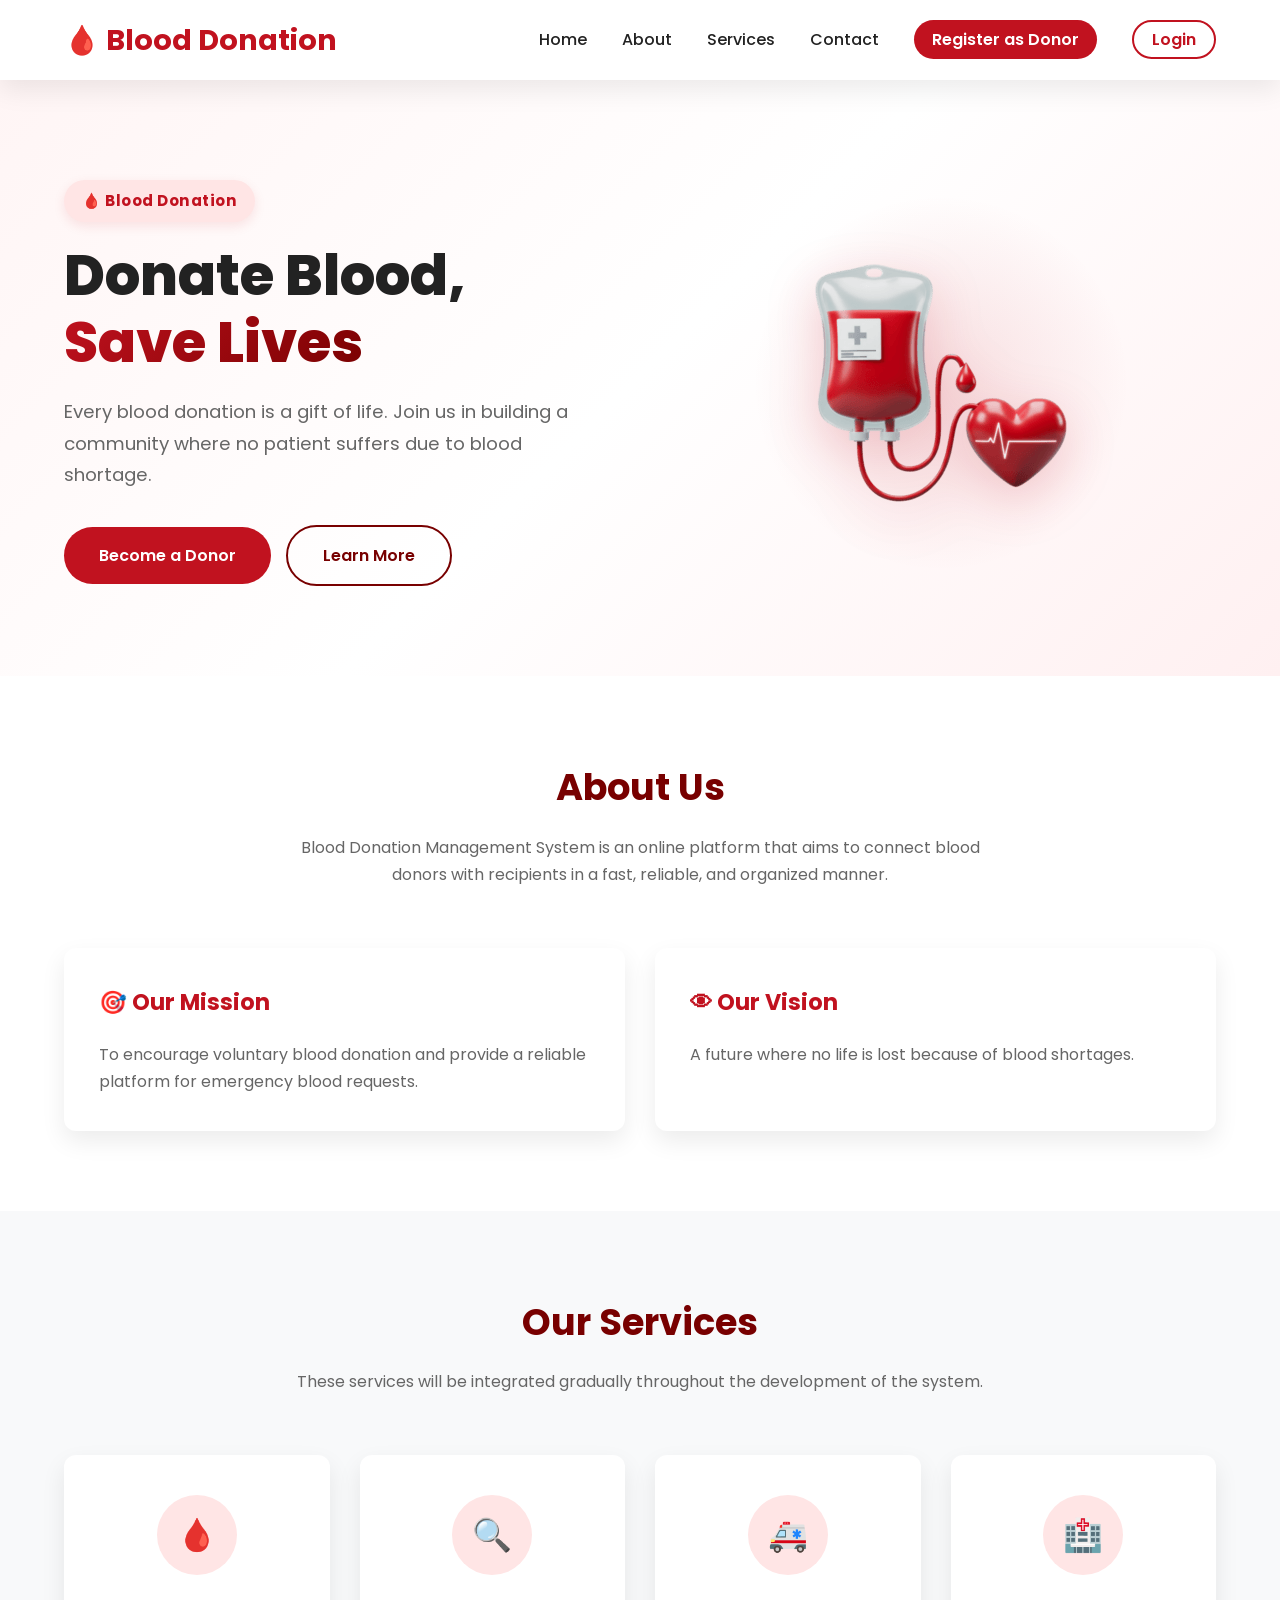
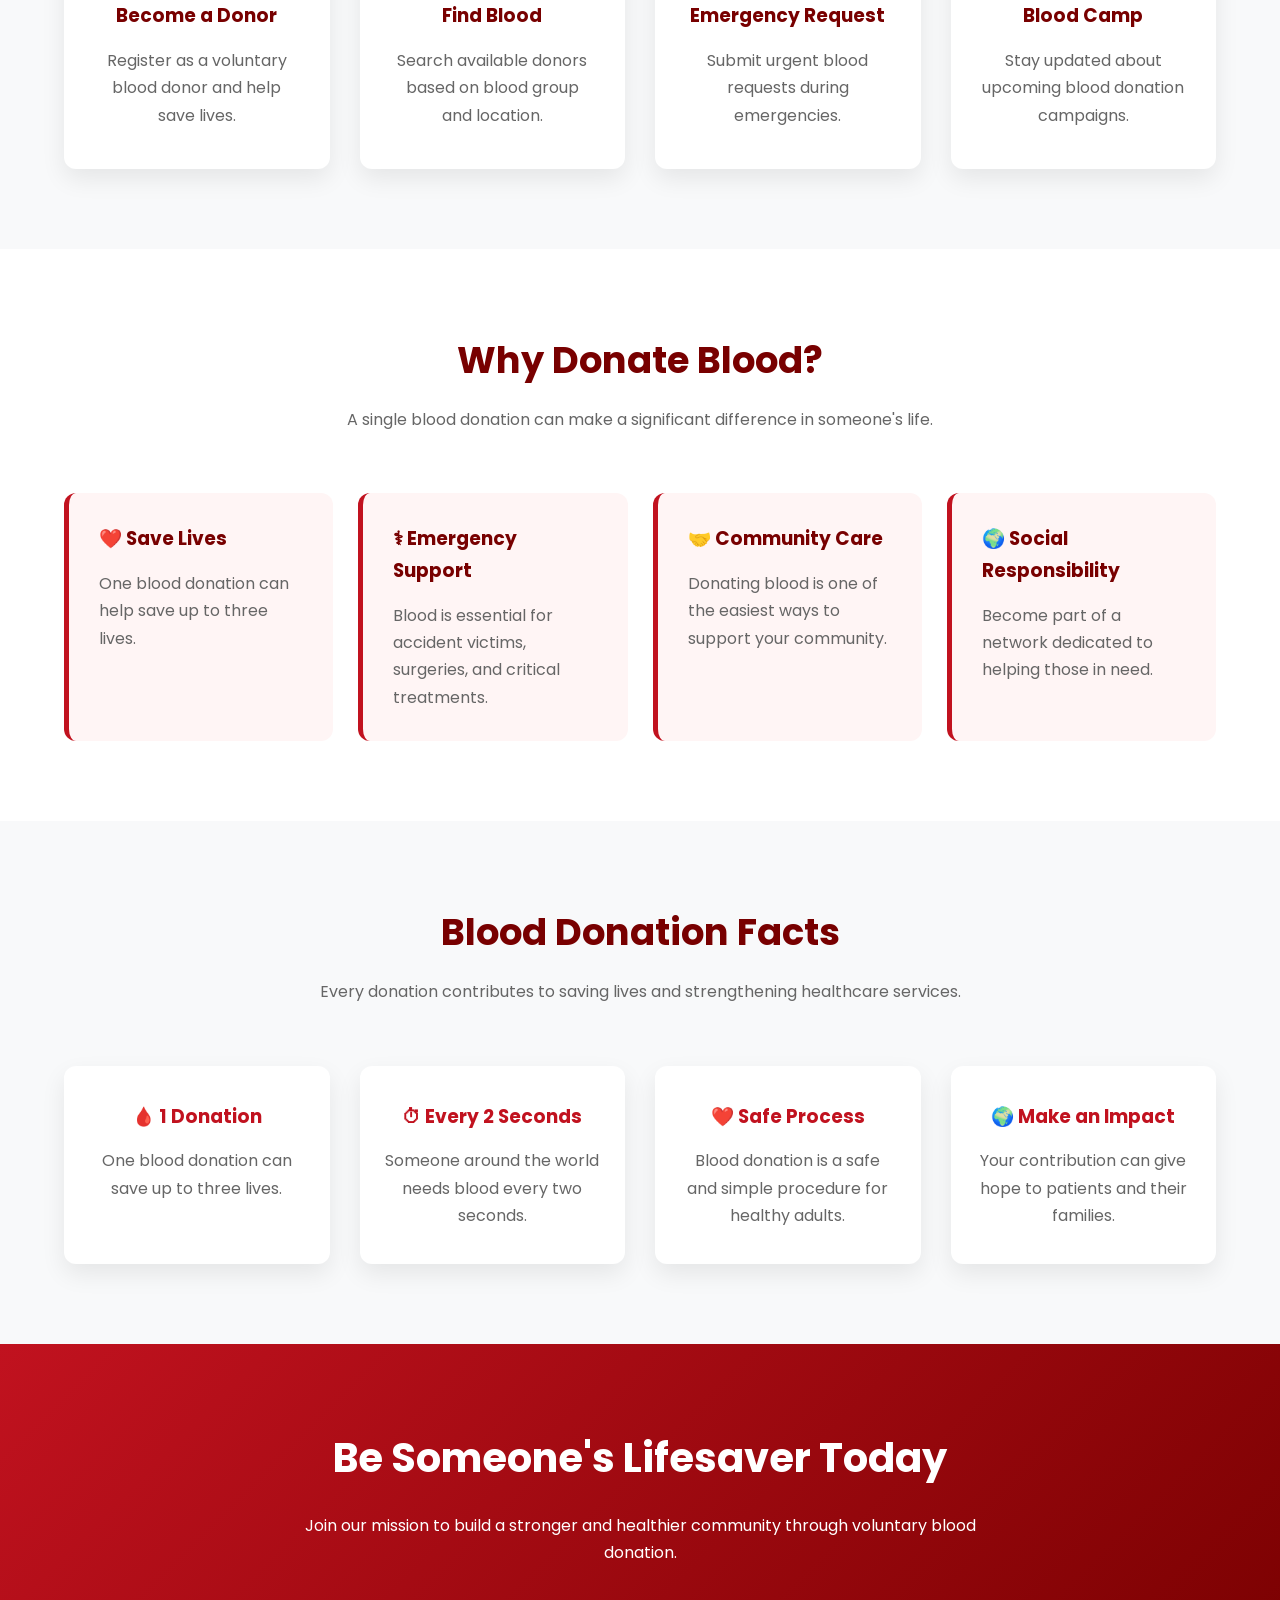
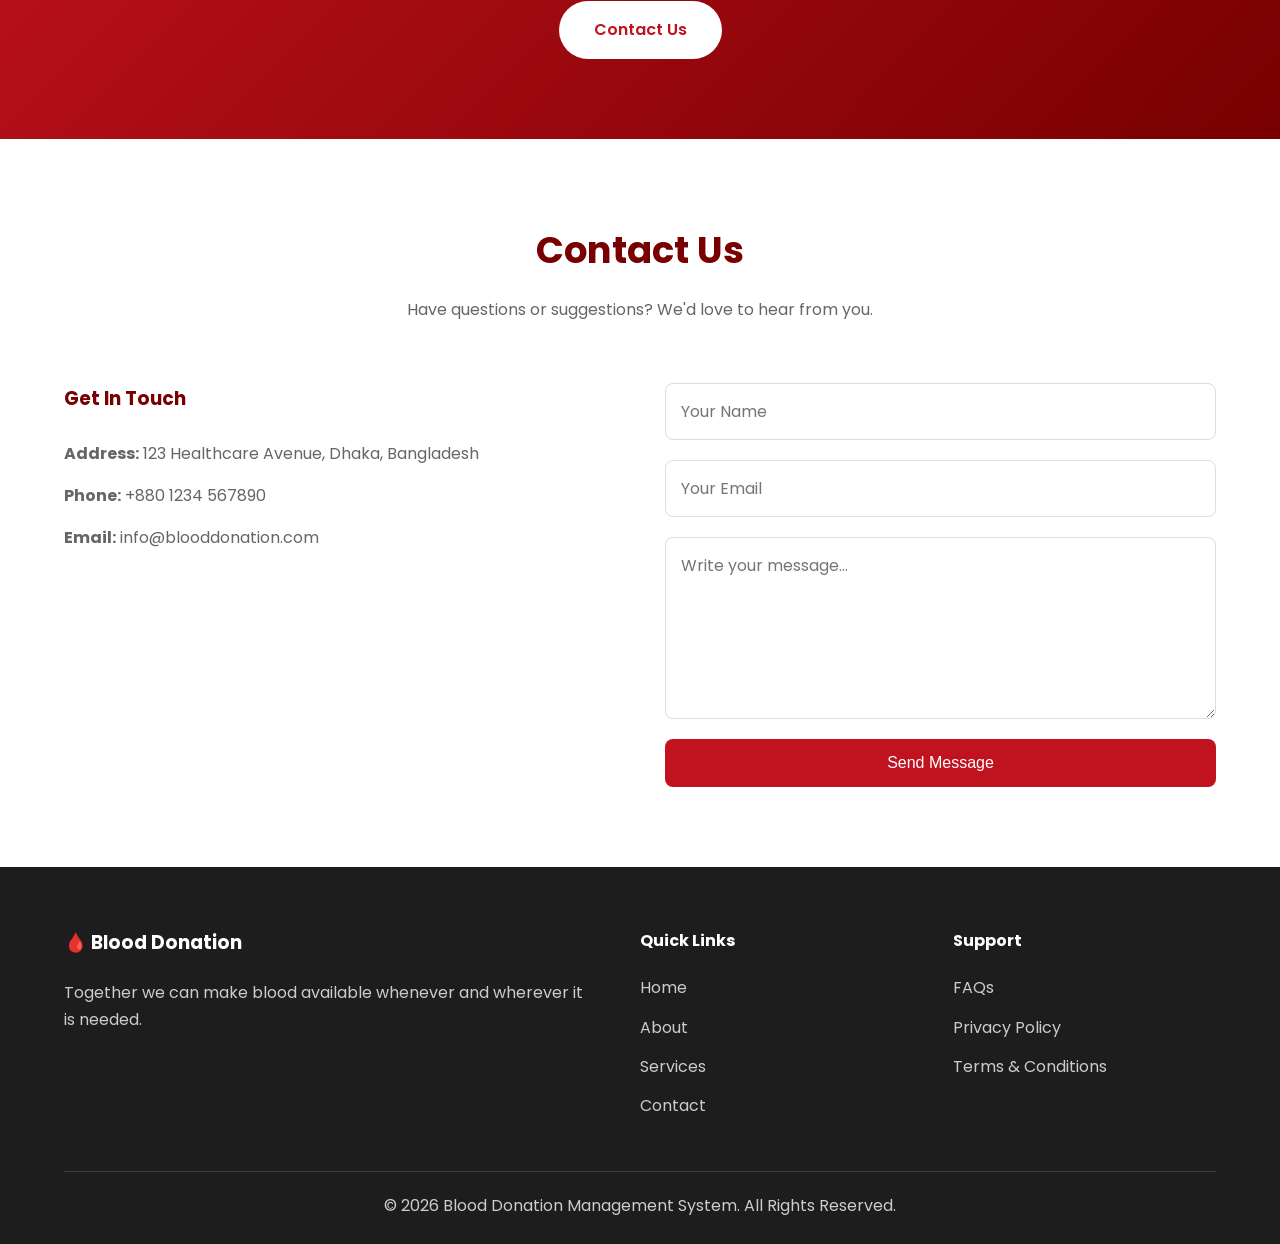
<file: index.html>
<!DOCTYPE html>
<html lang="en">

<head>

    <meta charset="UTF-8">

    <meta name="viewport"
          content="width=device-width, initial-scale=1.0">

    <meta name="description"
          content="Blood Donation Management System">

    <meta name="keywords"
          content="Blood Donation, Blood Bank, Donor">

    <title>Blood Donation Management System</title>

    <link rel="stylesheet"
          href="css/style.css">

</head>

<body>

    <!-- ===========================
            HEADER
    ============================ -->

    <header>

        <div class="container">

            <div class="logo">

                <h2>🩸 Blood Donation</h2>

            </div>

            <nav>

                <ul>

                    <li><a href="#home">Home</a></li>

                    <li><a href="#about">About</a></li>

                    <li><a href="#services">Services</a></li>

                    <li><a href="#contact">Contact</a></li>

                    <li><a href="register.html" class="nav-btn-register">Register as Donor</a></li>

                    <li><a href="login.php" class="nav-btn-login">Login</a></li>

                </ul>

            </nav>

        </div>

    </header>

    <!-- ===========================
            MAIN
    ============================ -->

    <main>

        <!-- ===========================
                HERO SECTION
        ============================ -->

        <section id="home"
                 class="hero">

            <div class="container">

                <div class="hero-content">

                    <span class="hero-tagline">🩸 Blood Donation</span>

                    <h1>

                        Donate Blood,

                        <br>

                        <span class="highlight-red">Save Lives</span>

                    </h1>

                    <p>

                        Every blood donation is a gift of life.
                        Join us in building a community where
                        no patient suffers due to blood shortage.

                    </p>

                    <div class="hero-buttons">

                        <a href="register.html" class="btn btn-primary">

                            Become a Donor

                        </a>

                        <a href="#about" class="btn btn-secondary">

                            Learn More

                        </a>

                    </div>

                </div>

                <div class="hero-image">

                    <div class="hero-image-wrapper">

                        <img src="images/hero.png"
                             alt="Blood Donation - Blood Bag & Heart"
                             class="floating-hero-img">

                    </div>

                </div>

            </div>

        </section>
		        <!-- ===========================
                ABOUT SECTION
        ============================ -->

        <section id="about" class="about">

            <div class="container">

                <div class="section-title">

                    <h2>About Us</h2>

                    <p>
                        Blood Donation Management System is an online platform
                        that aims to connect blood donors with recipients in a
                        fast, reliable, and organized manner.
                    </p>

                </div>

                <div class="about-content">

                    <article class="about-card">

                        <h3>🎯 Our Mission</h3>

                        <p>
                            To encourage voluntary blood donation and provide
                            a reliable platform for emergency blood requests.
                        </p>

                    </article>

                    <article class="about-card">

                        <h3>👁 Our Vision</h3>

                        <p>
                            A future where no life is lost because of blood
                            shortages.
                        </p>

                    </article>

                </div>

            </div>

        </section>

        <!-- ===========================
                SERVICES SECTION
        ============================ -->

        <section id="services" class="services">

            <div class="container">

                <div class="section-title">

                    <h2>Our Services</h2>

                    <p>
                        These services will be integrated gradually throughout
                        the development of the system.
                    </p>

                </div>

                <div class="service-grid">

                    <article class="service-card">

                        <div class="service-icon">🩸</div>

                        <h3>Become a Donor</h3>

                        <p>
                            Register as a voluntary blood donor and help save lives.
                        </p>

                    </article>

                    <article class="service-card">

                        <div class="service-icon">🔍</div>

                        <h3>Find Blood</h3>

                        <p>
                            Search available donors based on blood group and location.
                        </p>

                    </article>

                    <article class="service-card">

                        <div class="service-icon">🚑</div>

                        <h3>Emergency Request</h3>

                        <p>
                            Submit urgent blood requests during emergencies.
                        </p>

                    </article>

                    <article class="service-card">

                        <div class="service-icon">🏥</div>

                        <h3>Blood Camp</h3>

                        <p>
                            Stay updated about upcoming blood donation campaigns.
                        </p>

                    </article>

                </div>

            </div>

        </section>

        <!-- ===========================
                WHY DONATE
        ============================ -->

        <section class="why-donate">

            <div class="container">

                <div class="section-title">

                    <h2>Why Donate Blood?</h2>

                    <p>
                        A single blood donation can make a significant difference
                        in someone's life.
                    </p>

                </div>

                <div class="why-grid">

                    <article class="why-card">

                        <h3>❤️ Save Lives</h3>

                        <p>
                            One blood donation can help save up to three lives.
                        </p>

                    </article>

                    <article class="why-card">

                        <h3>⚕ Emergency Support</h3>

                        <p>
                            Blood is essential for accident victims,
                            surgeries, and critical treatments.
                        </p>

                    </article>

                    <article class="why-card">

                        <h3>🤝 Community Care</h3>

                        <p>
                            Donating blood is one of the easiest ways to
                            support your community.
                        </p>

                    </article>

                    <article class="why-card">

                        <h3>🌍 Social Responsibility</h3>

                        <p>
                            Become part of a network dedicated to helping
                            those in need.
                        </p>

                    </article>

                </div>

            </div>

        </section>
		        <!-- ===========================
                BLOOD FACTS
        ============================ -->

        <section class="blood-facts">

            <div class="container">

                <div class="section-title">

                    <h2>Blood Donation Facts</h2>

                    <p>
                        Every donation contributes to saving lives and strengthening healthcare services.
                    </p>

                </div>

                <div class="facts-grid">

                    <article class="fact-card">

                        <h3>🩸 1 Donation</h3>

                        <p>
                            One blood donation can save up to three lives.
                        </p>

                    </article>

                    <article class="fact-card">

                        <h3>⏱ Every 2 Seconds</h3>

                        <p>
                            Someone around the world needs blood every two seconds.
                        </p>

                    </article>

                    <article class="fact-card">

                        <h3>❤️ Safe Process</h3>

                        <p>
                            Blood donation is a safe and simple procedure for healthy adults.
                        </p>

                    </article>

                    <article class="fact-card">

                        <h3>🌍 Make an Impact</h3>

                        <p>
                            Your contribution can give hope to patients and their families.
                        </p>

                    </article>

                </div>

            </div>

        </section>

        <!-- ===========================
                CALL TO ACTION
        ============================ -->

        <section class="cta">

            <div class="container">

                <div class="cta-content">

                    <h2>Be Someone's Lifesaver Today</h2>

                    <p>
                        Join our mission to build a stronger and healthier community
                        through voluntary blood donation.
                    </p>

                    <a href="#contact" class="btn">

                        Contact Us

                    </a>

                </div>

            </div>

        </section>

        <!-- ===========================
                CONTACT SECTION
        ============================ -->

        <section id="contact" class="contact">

            <div class="container">

                <div class="section-title">

                    <h2>Contact Us</h2>

                    <p>
                        Have questions or suggestions? We'd love to hear from you.
                    </p>

                </div>

                <div class="contact-wrapper">

                    <div class="contact-info">

                        <h3>Get In Touch</h3>

                        <p>

                            <strong>Address:</strong>

                            123 Healthcare Avenue,
                            Dhaka, Bangladesh

                        </p>

                        <p>

                            <strong>Phone:</strong>

                            +880 1234 567890

                        </p>

                        <p>

                            <strong>Email:</strong>

                            info@blooddonation.com

                        </p>

                    </div>

                    <div class="contact-form">

                        <form action="#">

                            <input
                                type="text"
                                placeholder="Your Name"
                                required>

                            <input
                                type="email"
                                placeholder="Your Email"
                                required>

                            <textarea
                                rows="6"
                                placeholder="Write your message..."
                                required></textarea>

                            <button type="submit">

                                Send Message

                            </button>

                        </form>

                    </div>

                </div>

            </div>

        </section>

    </main>

    <!-- ===========================
            FOOTER
    ============================ -->

    <footer>

        <div class="container">

            <div class="footer-content">

                <div class="footer-logo">

                    <h3>🩸 Blood Donation</h3>

                    <p>
                        Together we can make blood available whenever and wherever it is needed.
                    </p>

                </div>

                <div class="footer-links">

                    <h4>Quick Links</h4>

                    <ul>

                        <li><a href="#home">Home</a></li>

                        <li><a href="#about">About</a></li>

                        <li><a href="#services">Services</a></li>

                        <li><a href="#contact">Contact</a></li>

                    </ul>

                </div>

                <div class="footer-support">

                    <h4>Support</h4>

                    <ul>

                        <li><a href="#">FAQs</a></li>

                        <li><a href="#">Privacy Policy</a></li>

                        <li><a href="#">Terms & Conditions</a></li>

                    </ul>

                </div>

            </div>

            <hr>

            <p class="copyright">

                © 2026 Blood Donation Management System.
                All Rights Reserved.

            </p>

        </div>

    </footer>

</body>

</html>
</file>
<file: css/style.css>
/* ===========================================
   GOOGLE FONT
=========================================== */

@import url('https://fonts.googleapis.com/css2?family=Poppins:wght@300;400;500;600;700;800&display=swap');

/* ===========================================
   CSS RESET
=========================================== */

*{
    margin:0;
    padding:0;
    box-sizing:border-box;
}

html{
    scroll-behavior:smooth;
}

body{

    font-family:'Poppins',sans-serif;
    background:#f8f9fa;
    color:#333;
    line-height:1.7;

}

img{

    width:100%;
    display:block;

}

a{

    text-decoration:none;

}

ul{

    list-style:none;

}

/* ===========================================
   ROOT VARIABLES
=========================================== */

:root{

    --primary:#c1121f;
    --secondary:#780000;
    --dark:#222;
    --light:#ffffff;
    --gray:#666;
    --background:#f8f9fa;

    --shadow:0 10px 25px rgba(0,0,0,.08);

    --radius:12px;

    --transition:.3s;

}

/* ===========================================
   GLOBAL
=========================================== */

.container{

    width:90%;
    max-width:1200px;
    margin:auto;

}

section{

    padding:80px 0;

}

.section-title{

    text-align:center;
    margin-bottom:60px;

}

.section-title h2{

    font-size:2.3rem;
    color:var(--secondary);
    margin-bottom:15px;

}

.section-title p{

    max-width:700px;
    margin:auto;
    color:var(--gray);

}

/* ===========================================
   HEADER
=========================================== */

header{

    background:white;
    box-shadow:var(--shadow);
    position:sticky;
    top:0;
    z-index:100;

}

header .container{

    display:flex;
    justify-content:space-between;
    align-items:center;
    min-height:80px;

}

.logo h2{

    color:var(--primary);
    font-size:1.8rem;

}

/* ===========================================
   NAVIGATION
=========================================== */

nav ul{

    display:flex;
    gap:35px;

}

nav a{

    color:var(--dark);
    font-weight:500;
    transition:var(--transition);

}

nav a:hover{

    color:var(--primary);

}

/* ===========================================
   HERO
=========================================== */

.hero{

    background:linear-gradient(
        135deg,
        #fff5f5 0%,
        #ffffff 50%,
        #fff0f1 100%
    );
    padding: 100px 0 90px;
    overflow: hidden;

}

.hero .container{

    display:flex;
    justify-content:space-between;
    align-items:center;
    gap:50px;

}

.hero-content{

    flex:1;

}

.hero-tagline {
    display: inline-flex;
    align-items: center;
    gap: 8px;
    background: #ffe5e5;
    color: var(--primary);
    padding: 8px 18px;
    border-radius: 30px;
    font-weight: 700;
    font-size: 0.95rem;
    margin-bottom: 20px;
    box-shadow: 0 4px 12px rgba(193, 18, 31, 0.1);
    letter-spacing: 0.5px;
}

.hero-content h1{

    font-size:3.5rem;
    line-height:1.2;
    color:var(--dark);
    margin-bottom:20px;
    font-weight: 800;

}

.highlight-red {
    color: var(--primary);
    background: linear-gradient(135deg, var(--primary), var(--secondary));
    -webkit-background-clip: text;
    -webkit-text-fill-color: transparent;
}

.hero-content p{

    color:var(--gray);
    margin-bottom:35px;
    font-size: 1.15rem;
    max-width: 520px;

}

.btn{

    display:inline-block;
    background:var(--primary);
    color:white;
    padding:15px 35px;
    border-radius:50px;
    transition:var(--transition);
    font-weight:600;

}

.btn:hover{

    background:var(--secondary);

}

.hero-image{

    flex:1;
    display: flex;
    justify-content: center;
    align-items: center;

}

.hero-image-wrapper {
    position: relative;
    display: inline-block;
    padding: 20px;
}

.hero-image-wrapper::before {
    content: '';
    position: absolute;
    top: 50%;
    left: 50%;
    transform: translate(-50%, -50%);
    width: 380px;
    height: 380px;
    background: radial-gradient(circle, rgba(193, 18, 31, 0.12) 0%, rgba(255,255,255,0) 70%);
    border-radius: 50%;
    z-index: 1;
}

.floating-hero-img {
    position: relative;
    z-index: 2;
    max-width: 440px;
    width: 100%;
    height: auto;
    display: block;
    margin: auto;
    filter: drop-shadow(0 15px 25px rgba(193, 18, 31, 0.18));
    animation: floatAnimation 4s ease-in-out infinite;
}

@keyframes floatAnimation {
    0% {
        transform: translateY(0px);
    }
    50% {
        transform: translateY(-12px);
    }
    100% {
        transform: translateY(0px);
    }
}
/* ===========================================
   ABOUT SECTION
=========================================== */

.about{

    background:var(--light);

}

.about-content{

    display:grid;
    grid-template-columns:repeat(auto-fit,minmax(300px,1fr));
    gap:30px;

}

.about-card{

    background:var(--light);
    padding:35px;
    border-radius:var(--radius);
    box-shadow:var(--shadow);
    transition:var(--transition);

}

.about-card:hover{

    transform:translateY(-8px);

}

.about-card h3{

    color:var(--primary);
    margin-bottom:20px;
    font-size:1.4rem;

}

.about-card p{

    color:var(--gray);

}

/* ===========================================
   SERVICES SECTION
=========================================== */

.services{

    background:var(--background);

}

.service-grid{

    display:grid;
    grid-template-columns:repeat(auto-fit,minmax(250px,1fr));
    gap:30px;

}

.service-card{

    background:var(--light);
    padding:40px 30px;
    border-radius:var(--radius);
    text-align:center;
    box-shadow:var(--shadow);
    transition:var(--transition);

}

.service-card:hover{

    transform:translateY(-10px);

}

.service-icon{

    width:80px;
    height:80px;

    margin:0 auto 25px;

    display:flex;
    justify-content:center;
    align-items:center;

    font-size:2rem;

    background:#ffe5e5;

    color:var(--primary);

    border-radius:50%;

}

.service-card h3{

    color:var(--secondary);
    margin-bottom:15px;

}

.service-card p{

    color:var(--gray);

}

/* ===========================================
   WHY DONATE SECTION
=========================================== */

.why-donate{

    background:var(--light);

}

.why-grid{

    display:grid;
    grid-template-columns:repeat(auto-fit,minmax(250px,1fr));
    gap:25px;

}

.why-card{

    background:#fff5f5;

    padding:30px;

    border-left:5px solid var(--primary);

    border-radius:var(--radius);

    transition:var(--transition);

}

.why-card:hover{

    background:var(--primary);

    color:white;

    transform:translateY(-8px);

}

.why-card h3{

    margin-bottom:15px;

    color:var(--secondary);

}

.why-card:hover h3{

    color:white;

}

.why-card p{

    color:var(--gray);

}

.why-card:hover p{

    color:white;

}
/* ===========================================
   BLOOD FACTS SECTION
=========================================== */

.blood-facts{

    background:var(--background);

}

.facts-grid{

    display:grid;
    grid-template-columns:repeat(auto-fit,minmax(250px,1fr));
    gap:30px;

}

.fact-card{

    background:var(--light);

    padding:35px 25px;

    border-radius:var(--radius);

    box-shadow:var(--shadow);

    text-align:center;

    transition:var(--transition);

}

.fact-card:hover{

    transform:translateY(-8px);

}

.fact-card h3{

    color:var(--primary);

    margin-bottom:15px;

}

.fact-card p{

    color:var(--gray);

}

/* ===========================================
   CALL TO ACTION
=========================================== */

.cta{

    background:linear-gradient(
        135deg,
        var(--primary),
        var(--secondary)
    );

    color:var(--light);

    text-align:center;

}

.cta-content{

    max-width:700px;

    margin:auto;

}

.cta-content h2{

    font-size:2.5rem;

    margin-bottom:20px;

}

.cta-content p{

    margin-bottom:35px;

}

.cta .btn{

    background:var(--light);

    color:var(--primary);

}

.cta .btn:hover{

    background:#f1f1f1;

}

/* ===========================================
   CONTACT SECTION
=========================================== */

.contact{

    background:var(--light);

}

.contact-wrapper{

    display:flex;

    gap:50px;

    justify-content:space-between;

    align-items:flex-start;

}

.contact-info{

    flex:1;

}

.contact-info h3{

    color:var(--secondary);

    margin-bottom:25px;

}

.contact-info p{

    margin-bottom:15px;

    color:var(--gray);

}

.contact-form{

    flex:1;

}

.contact-form form{

    display:flex;

    flex-direction:column;

    gap:20px;

}

.contact-form input,

.contact-form textarea{

    padding:15px;

    border:1px solid #ddd;

    border-radius:8px;

    font-size:1rem;

    font-family:inherit;

    outline:none;

}

.contact-form input:focus,

.contact-form textarea:focus{

    border-color:var(--primary);

}

.contact-form button{

    background:var(--primary);

    color:var(--light);

    border:none;

    padding:15px;

    border-radius:8px;

    cursor:pointer;

    font-size:1rem;

    transition:var(--transition);

}

.contact-form button:hover{

    background:var(--secondary);

}

/* ===========================================
   FOOTER
=========================================== */

footer{

    background:#1d1d1d;

    color:var(--light);

    padding:60px 0 25px;

}

.footer-content{

    display:grid;

    grid-template-columns:2fr 1fr 1fr;

    gap:50px;

}

.footer-content h3,

.footer-content h4{

    margin-bottom:20px;

}

.footer-content p{

    color:#cccccc;

}

.footer-content ul li{

    margin-bottom:12px;

}

.footer-content a{

    color:#cccccc;

    transition:var(--transition);

}

.footer-content a:hover{

    color:white;

    padding-left:5px;

}

footer hr{

    margin:40px 0 20px;

    border:none;

    border-top:1px solid rgba(255,255,255,.15);

}

.copyright{

    text-align:center;

    color:#cccccc;

}

/* ===========================================
   RESPONSIVE DESIGN
=========================================== */

@media(max-width:992px){

    .hero .container{

        flex-direction:column;

        text-align:center;

    }

    .hero-content h1{

        font-size:2.8rem;

    }

    .contact-wrapper{

        flex-direction:column;

    }

    .footer-content{

        grid-template-columns:1fr 1fr;

    }

}

@media(max-width:768px){

    header .container{

        flex-direction:column;

        padding:20px 0;

    }

    nav ul{

        flex-direction:column;

        gap:18px;

        margin-top:20px;

        text-align:center;

    }

    .hero-content h1{

        font-size:2.2rem;

    }

    .section-title h2{

        font-size:2rem;

    }

    .footer-content{

        grid-template-columns:1fr;

        text-align:center;

    }

}

@media(max-width:480px){

    .container{

        width:92%;

    }

    section{

        padding:60px 0;

    }

    .hero-content h1{

        font-size:1.8rem;

    }

    .btn{

        display:block;

        text-align:center;

    }

}

/* ==========================================
   LOGIN PAGE
========================================== */

.login-container{

    width:100%;

    min-height:100vh;

    display:flex;

    justify-content:center;

    align-items:center;

    background:#f5f7fa;

}

.login-card{

    width:420px;

    background:#ffffff;

    padding:40px;

    border-radius:12px;

    box-shadow:0 10px 30px rgba(0,0,0,.1);

}

.login-card h1{

    text-align:center;

    color:#c1121f;

    margin-bottom:10px;

}

.login-card h2{

    text-align:center;

    margin-bottom:8px;

}

.login-card p{

    text-align:center;

    color:#666;

    margin-bottom:25px;

}

.form-group{

    margin-bottom:18px;

}

.form-group label{

    display:block;

    margin-bottom:8px;

    font-weight:600;

}

.form-group input{

    width:100%;

    padding:12px;

    border:1px solid #ccc;

    border-radius:6px;

    font-size:16px;

}

.form-group input:focus{

    outline:none;

    border-color:#c1121f;

}

button{

    width:100%;

    padding:14px;

    background:#c1121f;

    color:#fff;

    border:none;

    border-radius:6px;

    font-size:17px;

    cursor:pointer;

    transition:.3s;

}

button:hover{

    background:#9d0208;

}

.error{

    color:red;

    font-size:14px;

}

.bottom-text{

    margin-top:20px;

    text-align:center;

}

.bottom-text a{

    color:#c1121f;

    text-decoration:none;

    font-weight:bold;

}

/* Navigation & Header Buttons */
.nav-btn-register {
    background: var(--primary);
    color: white !important;
    padding: 8px 18px;
    border-radius: 20px;
    font-weight: 600;
    transition: var(--transition);
}

.nav-btn-register:hover {
    background: var(--secondary);
    transform: translateY(-2px);
}

.nav-btn-login {
    border: 2px solid var(--primary);
    color: var(--primary) !important;
    padding: 6px 18px;
    border-radius: 20px;
    font-weight: 600;
    transition: var(--transition);
}

.nav-btn-login:hover {
    background: var(--primary);
    color: white !important;
    transform: translateY(-2px);
}

.hero-buttons {
    display: flex;
    gap: 15px;
    align-items: center;
    margin-top: 25px;
}

.btn-primary {
    background: var(--primary);
    color: white;
}

.btn-secondary {
    background: transparent;
    color: var(--secondary);
    border: 2px solid var(--secondary);
}

.btn-secondary:hover {
    background: var(--secondary);
    color: white;
}
</file>
